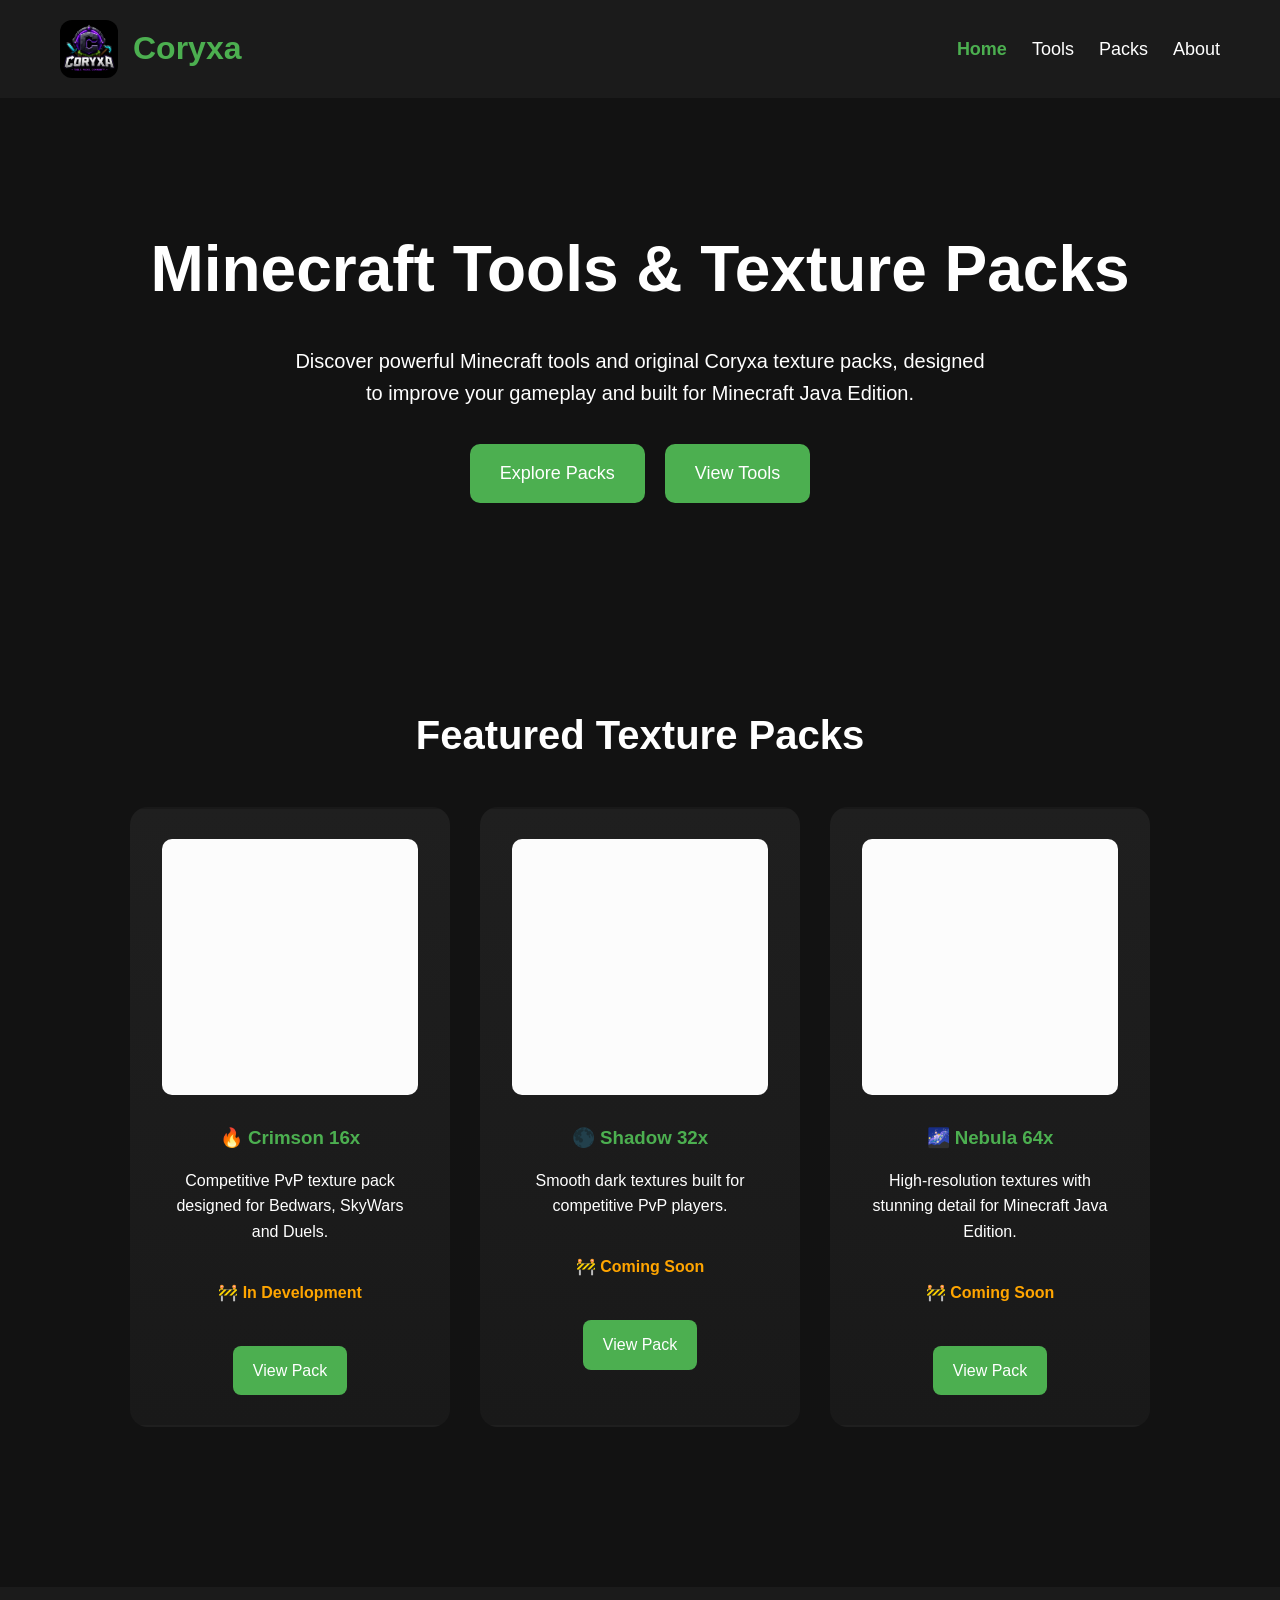
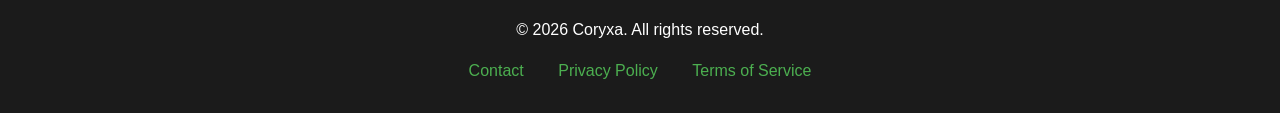
<file: Website/index.html>
<!DOCTYPE html>
<html lang="en">
<head>
    <meta charset="UTF-8">
    <meta name="viewport" content="width=device-width, initial-scale=1.0">
    <title>Coryxa | Home</title>
    <link rel="stylesheet" href="styles.css">
</head>

<body>

    <nav class="navbar">

        <div class="logo">

            <img src="images/coryxa-logo.png" alt="Coryxa Logo">

            <h1>Coryxa</h1>

        </div>

        <div class="nav-links">

            <a href="index.html" class="active">Home</a>
            <a href="pages/tools.html">Tools</a>
            <a href="pages/packs.html">Packs</a>
            <a href="pages/about.html">About</a>

        </div>

    </nav>

    <main>

        <section class="hero">

            <h2>Minecraft Tools & Texture Packs</h2>

            <p>
                Discover powerful Minecraft tools and original Coryxa texture packs,
                designed to improve your gameplay and built for Minecraft Java Edition.
            </p>

            <div class="buttons">

                <a href="pages/packs.html" class="hero-button">
                    Explore Packs
                </a>

                <a href="pages/tools.html" class="hero-button">
                    View Tools
                </a>

            </div>

        </section>

        <section class="featured">

            <h2>Featured Texture Packs</h2>

            <div class="card-container">

                <div class="card">

                    <img src="images/placeholder-pack.png" alt="Crimson 16x">

                    <h3>🔥 Crimson 16x</h3>

                    <p>
                        Competitive PvP texture pack designed for Bedwars,
                        SkyWars and Duels.
                    </p>

                    <span class="status coming">
                        🚧 In Development
                    </span>

                    <br><br>

                    <a href="pages/packs.html" class="tool-button">
                        View Pack
                    </a>

                </div>

                <div class="card">

                    <img src="images/placeholder-pack.png" alt="Shadow 32x">

                    <h3>🌑 Shadow 32x</h3>

                    <p>
                        Smooth dark textures built for competitive PvP players.
                    </p>

                    <span class="status coming">
                        🚧 Coming Soon
                    </span>

                    <br><br>

                    <a href="pages/packs.html" class="tool-button">
                        View Pack
                    </a>

                </div>

                <div class="card">

                    <img src="images/placeholder-pack.png" alt="Nebula 64x">

                    <h3>🌌 Nebula 64x</h3>

                    <p>
                        High-resolution textures with stunning detail
                        for Minecraft Java Edition.
                    </p>

                    <span class="status coming">
                        🚧 Coming Soon
                    </span>

                    <br><br>

                    <a href="pages/packs.html" class="tool-button">
                        View Pack
                    </a>

                </div>

            </div>

        </section>

    </main>

    <footer>

        <p>© 2026 Coryxa. All rights reserved.</p>

        <div class="footer-links">

            <a href="pages/contact.html">Contact</a>

            <a href="pages/privacy.html">Privacy Policy</a>

            <a href="pages/terms.html">Terms of Service</a>

        </div>

    </footer>

</body>
</html>
</file>
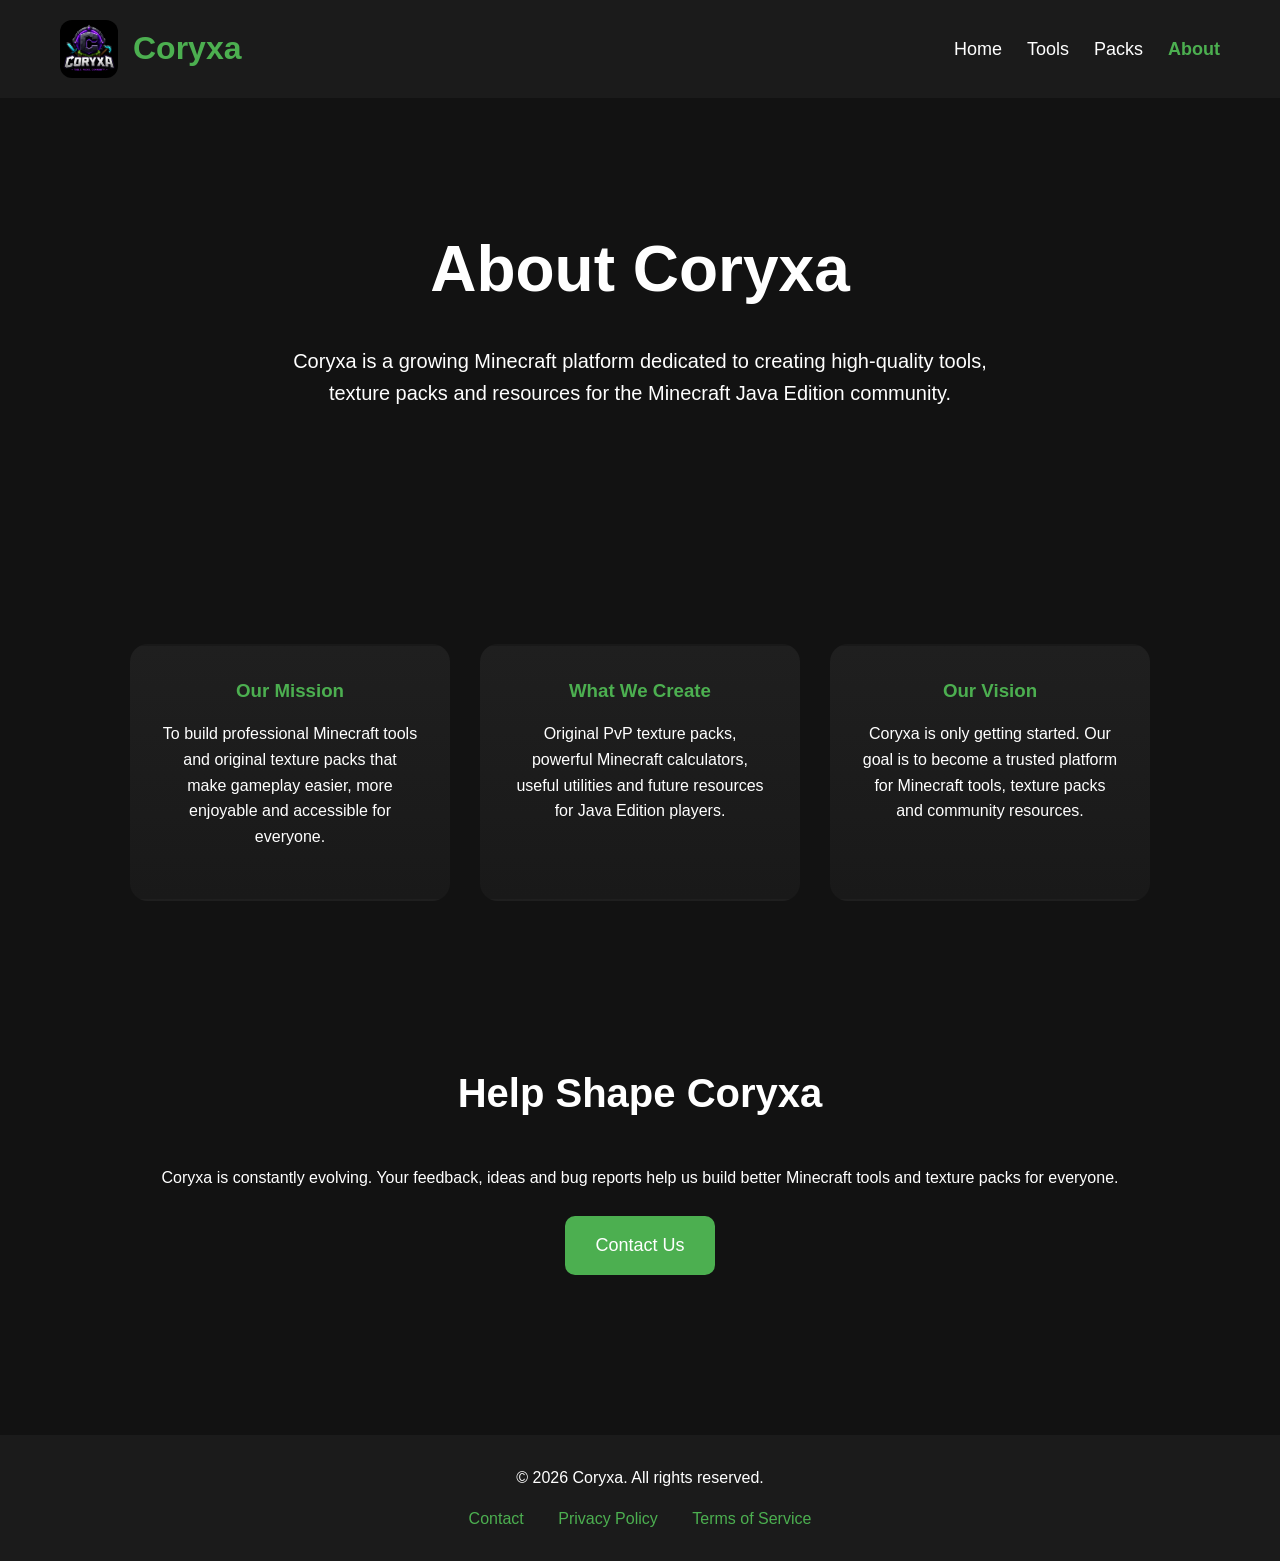
<file: Website/pages/about.html>
<!DOCTYPE html>
<html lang="en">

<head>

    <meta charset="UTF-8">
    <meta name="viewport" content="width=device-width, initial-scale=1.0">

    <title>Coryxa | About</title>

    <link rel="stylesheet" href="../styles.css">

</head>

<body>

    <nav class="navbar">

        <div class="logo">

            <img src="../images/coryxa-logo.png" alt="Coryxa Logo">

            <h1>Coryxa</h1>

        </div>

        <div class="nav-links">

            <a href="../index.html">Home</a>
            <a href="tools.html">Tools</a>
            <a href="packs.html">Packs</a>
            <a href="about.html" class="active">About</a>

        </div>

    </nav>

    <main>

        <section class="hero">

            <h2>About Coryxa</h2>

            <p>
                Coryxa is a growing Minecraft platform dedicated to creating
                high-quality tools, texture packs and resources for the
                Minecraft Java Edition community.
            </p>

        </section>

        <section class="featured">

            <div class="card-container">

                <div class="card">

                    <h3>Our Mission</h3>

                    <p>
                        To build professional Minecraft tools and original
                        texture packs that make gameplay easier, more enjoyable
                        and accessible for everyone.
                    </p>

                </div>

                <div class="card">

                    <h3>What We Create</h3>

                    <p>
                        Original PvP texture packs, powerful Minecraft
                        calculators, useful utilities and future resources for
                        Java Edition players.
                    </p>

                </div>

                <div class="card">

                    <h3>Our Vision</h3>

                    <p>
                        Coryxa is only getting started. Our goal is to become a
                        trusted platform for Minecraft tools, texture packs and
                        community resources.
                    </p>

                </div>

            </div>

        </section>

        <section class="featured">

            <h2>Help Shape Coryxa</h2>

            <p>
                Coryxa is constantly evolving. Your feedback, ideas and bug
                reports help us build better Minecraft tools and texture packs
                for everyone.
            </p>

            <br>

            <a href="contact.html" class="hero-button">
                Contact Us
            </a>

        </section>

    </main>

    <footer>

        <p>© 2026 Coryxa. All rights reserved.</p>

        <div class="footer-links">

            <a href="contact.html">Contact</a>
            <a href="privacy.html">Privacy Policy</a>
            <a href="terms.html">Terms of Service</a>

        </div>

    </footer>

</body>

</html>
</file>
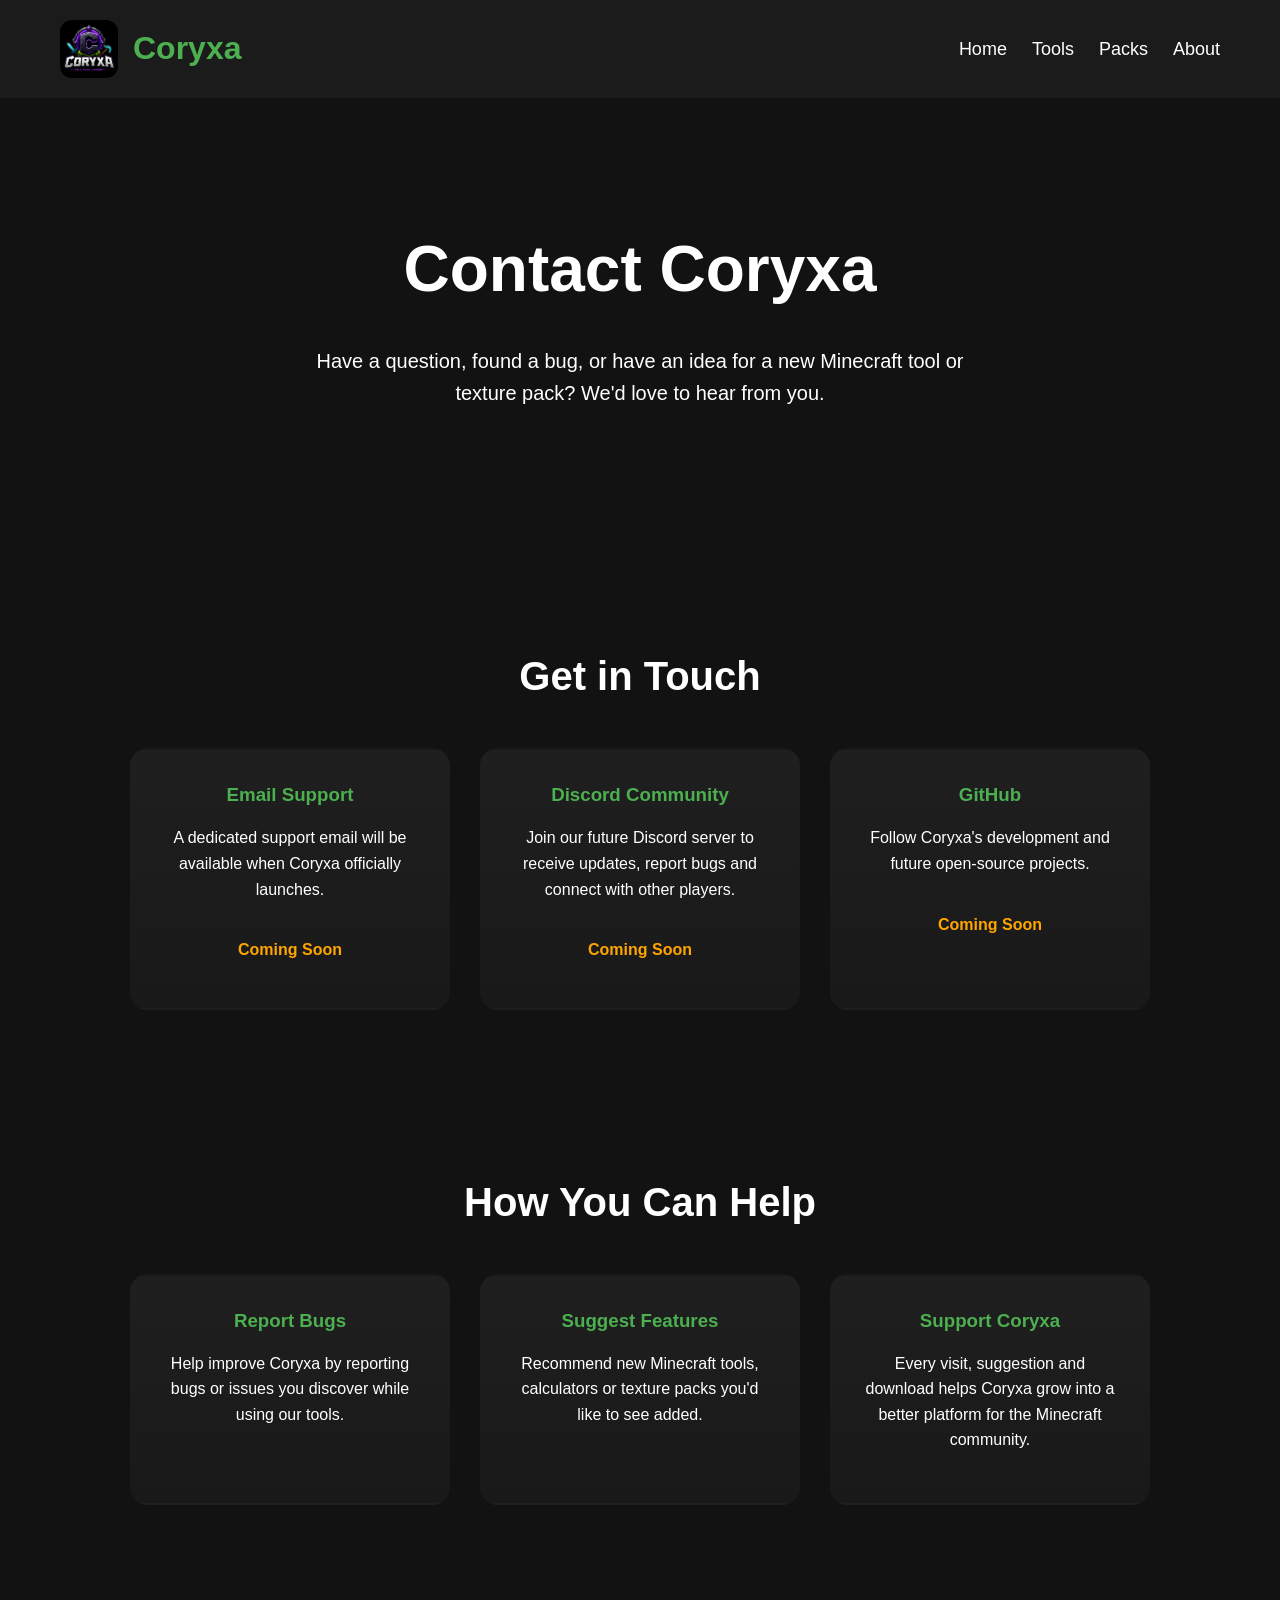
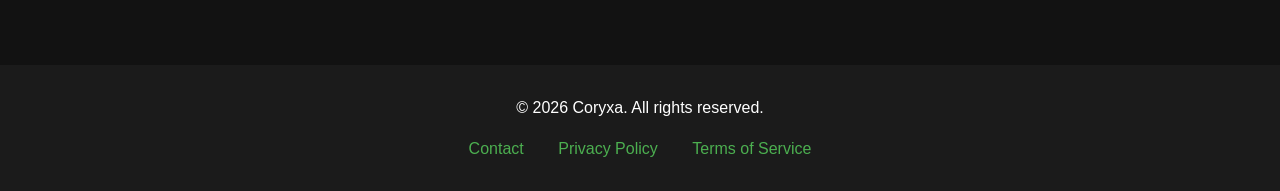
<file: Website/pages/contact.html>
<!DOCTYPE html>
<html lang="en">

<head>

    <meta charset="UTF-8">
    <meta name="viewport" content="width=device-width, initial-scale=1.0">

    <title>Coryxa | Contact</title>

    <link rel="stylesheet" href="../styles.css">

</head>

<body>

    <nav class="navbar">

        <div class="logo">

            <img src="../images/coryxa-logo.png" alt="Coryxa Logo">

            <h1>Coryxa</h1>

        </div>

        <div class="nav-links">

            <a href="../index.html">Home</a>
            <a href="tools.html">Tools</a>
            <a href="packs.html">Packs</a>
            <a href="about.html">About</a>

        </div>

    </nav>

    <main>

        <section class="hero">

            <h2>Contact Coryxa</h2>

            <p>
                Have a question, found a bug, or have an idea for a new
                Minecraft tool or texture pack? We'd love to hear from you.
            </p>

        </section>

        <section class="featured">

            <h2>Get in Touch</h2>

            <div class="card-container">

                <div class="card">

                    <h3>Email Support</h3>

                    <p>
                        A dedicated support email will be available when
                        Coryxa officially launches.
                    </p>

                    <span class="status coming">
                        Coming Soon
                    </span>

                </div>

                <div class="card">

                    <h3>Discord Community</h3>

                    <p>
                        Join our future Discord server to receive updates,
                        report bugs and connect with other players.
                    </p>

                    <span class="status coming">
                        Coming Soon
                    </span>

                </div>

                <div class="card">

                    <h3>GitHub</h3>

                    <p>
                        Follow Coryxa's development and future open-source
                        projects.
                    </p>

                    <span class="status coming">
                        Coming Soon
                    </span>

                </div>

            </div>

        </section>

        <section class="featured">

            <h2>How You Can Help</h2>

            <div class="card-container">

                <div class="card">

                    <h3>Report Bugs</h3>

                    <p>
                        Help improve Coryxa by reporting bugs or issues you
                        discover while using our tools.
                    </p>

                </div>

                <div class="card">

                    <h3>Suggest Features</h3>

                    <p>
                        Recommend new Minecraft tools, calculators or texture
                        packs you'd like to see added.
                    </p>

                </div>

                <div class="card">

                    <h3>Support Coryxa</h3>

                    <p>
                        Every visit, suggestion and download helps Coryxa grow
                        into a better platform for the Minecraft community.
                    </p>

                </div>

            </div>

        </section>

    </main>

    <footer>

        <p>© 2026 Coryxa. All rights reserved.</p>

        <div class="footer-links">

            <a href="contact.html">Contact</a>
            <a href="privacy.html">Privacy Policy</a>
            <a href="terms.html">Terms of Service</a>

        </div>

    </footer>

</body>

</html>
</file>
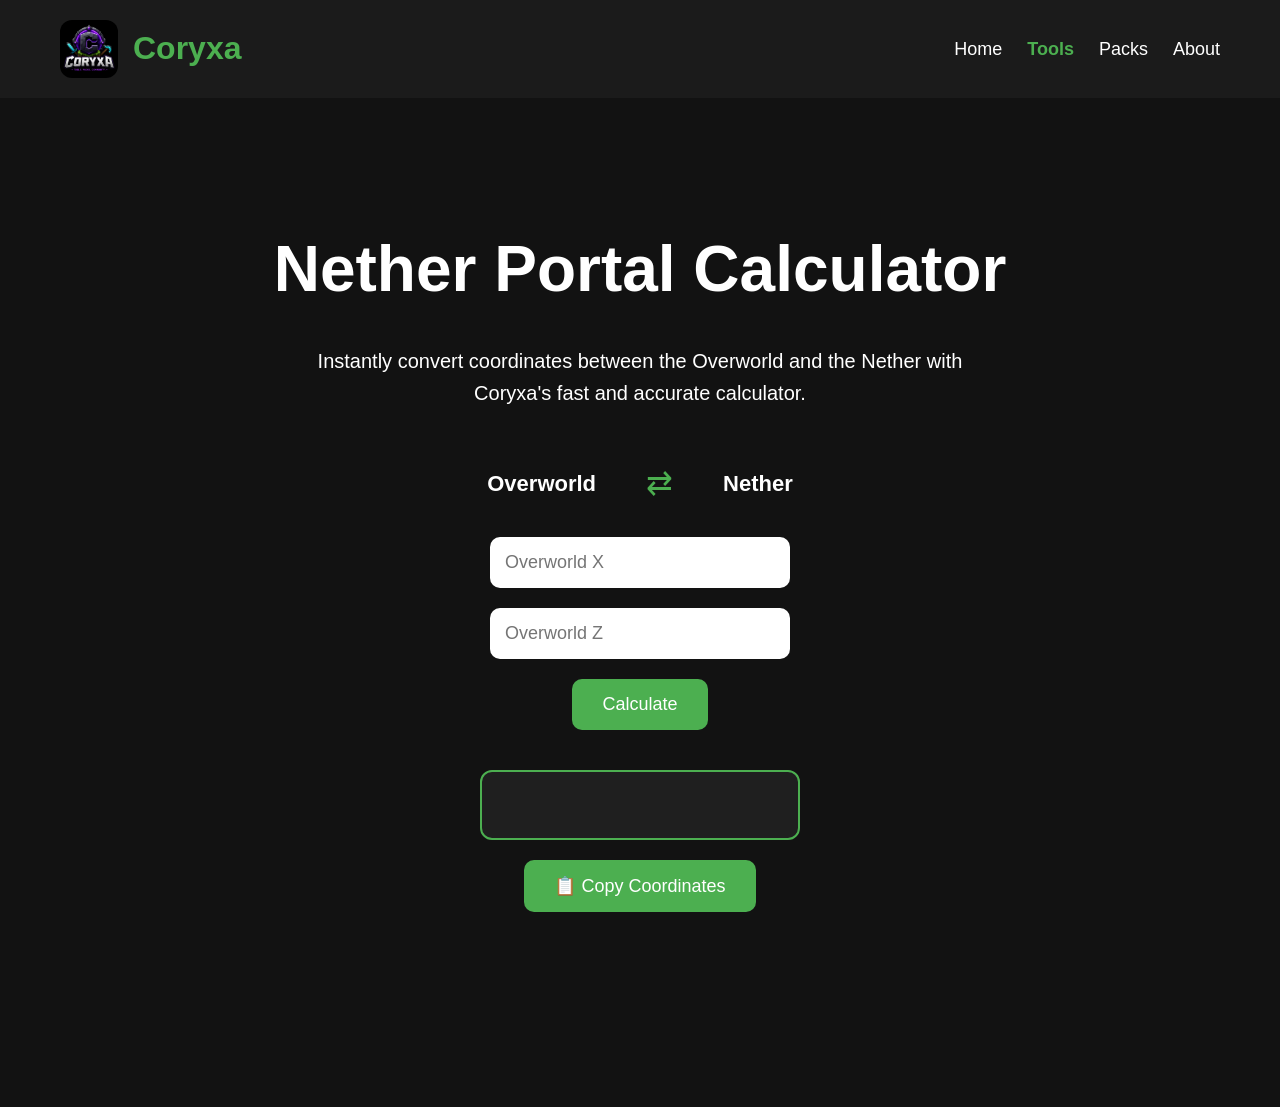
<file: Website/pages/nether.html>
<!DOCTYPE html>
<html lang="en">

<head>

    <meta charset="UTF-8">
    <meta name="viewport" content="width=device-width, initial-scale=1.0">

    <title>Coryxa | Nether Portal Calculator</title>

    <link rel="stylesheet" href="../styles.css">

</head>

<body>

    <nav class="navbar">

        <div class="logo">

            <img src="../images/coryxa-logo.png" alt="Coryxa Logo">

            <h1>Coryxa</h1>

        </div>

        <div class="nav-links">

            <a href="../index.html">Home</a>
            <a href="tools.html" class="active">Tools</a>
            <a href="packs.html">Packs</a>
            <a href="about.html">About</a>

        </div>

    </nav>

    <main>

        <section class="hero">

            <h2>Nether Portal Calculator</h2>

            <p>
                Instantly convert coordinates between the Overworld and the
                Nether with Coryxa's fast and accurate calculator.
            </p>

            <div class="calculator">

                <div class="converter-header">

                    <span id="fromLabel">Overworld</span>

                    <button id="swapButton" onclick="swapDirection()">
                        ⇄
                    </button>

                    <span id="toLabel">Nether</span>

                </div>

                <input
                    type="number"
                    id="x"
                    placeholder="Overworld X"
                    onkeydown="handleEnter(event)">

                <input
                    type="number"
                    id="z"
                    placeholder="Overworld Z"
                    onkeydown="handleEnter(event)">

                <button onclick="calculateNether()">
                    Calculate
                </button>

                <h3 id="result"></h3>

                <button id="copyButton" onclick="copyResult()">
                    📋 Copy Coordinates
                </button>

                <p id="copyMessage"></p>

            </div>

        </section>

    </main>

    <script src="../js/nether.js"></script>

</body>

</html>
</file>
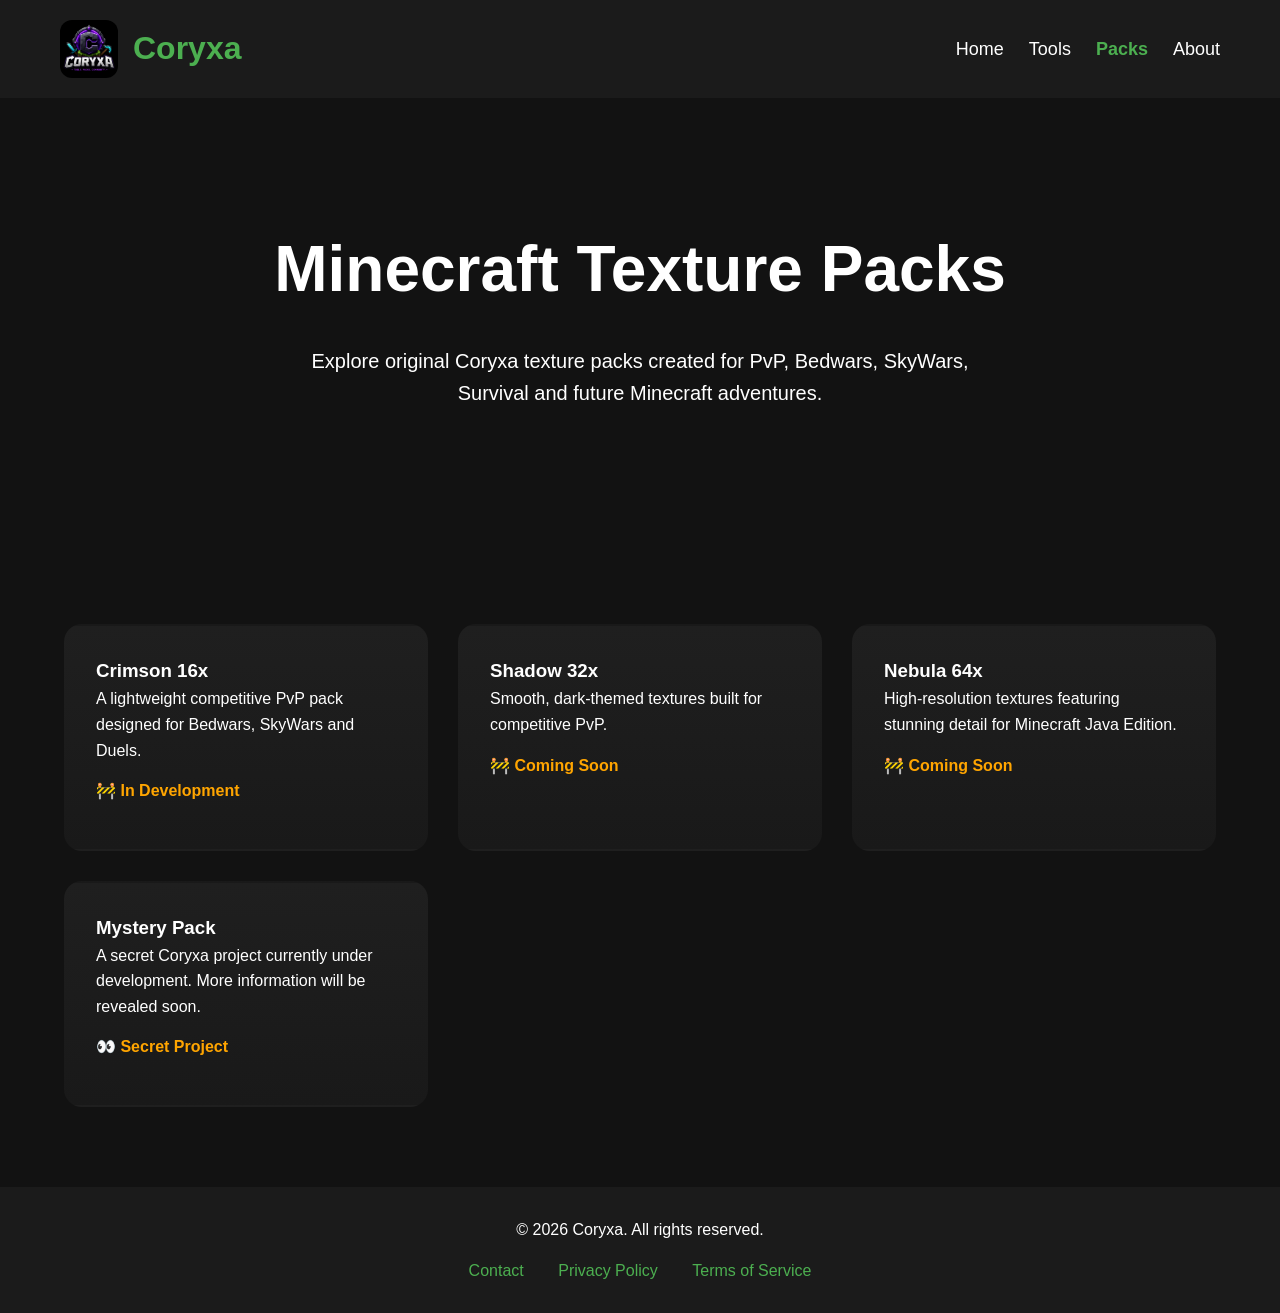
<file: Website/pages/packs.html>
<!DOCTYPE html>
<html lang="en">

<head>

    <meta charset="UTF-8">
    <meta name="viewport" content="width=device-width, initial-scale=1.0">

    <title>Coryxa | Texture Packs</title>

    <link rel="stylesheet" href="../styles.css">

</head>

<body>

    <nav class="navbar">

        <div class="logo">

            <img src="../images/coryxa-logo.png" alt="Coryxa Logo">

            <h1>Coryxa</h1>

        </div>

        <div class="nav-links">

            <a href="../index.html">Home</a>
            <a href="tools.html">Tools</a>
            <a href="packs.html" class="active">Packs</a>
            <a href="about.html">About</a>

        </div>

    </nav>

    <main>

        <section class="hero">

            <h2>Minecraft Texture Packs</h2>

            <p>
                Explore original Coryxa texture packs created for PvP,
                Bedwars, SkyWars, Survival and future Minecraft adventures.
            </p>

        </section>

        <section class="tools-grid">

            <div class="tool-card">

                <h3>Crimson 16x</h3>

                <p>
                    A lightweight competitive PvP pack designed for
                    Bedwars, SkyWars and Duels.
                </p>

                <span class="status coming">
                    🚧 In Development
                </span>

            </div>

            <div class="tool-card">

                <h3>Shadow 32x</h3>

                <p>
                    Smooth, dark-themed textures built for competitive PvP.
                </p>

                <span class="status coming">
                    🚧 Coming Soon
                </span>

            </div>

            <div class="tool-card">

                <h3>Nebula 64x</h3>

                <p>
                    High-resolution textures featuring stunning detail for
                    Minecraft Java Edition.
                </p>

                <span class="status coming">
                    🚧 Coming Soon
                </span>

            </div>

            <div class="tool-card">

                <h3>Mystery Pack</h3>

                <p>
                    A secret Coryxa project currently under development.
                    More information will be revealed soon.
                </p>

                <span class="status coming">
                    👀 Secret Project
                </span>

            </div>

        </section>

    </main>

    <footer>

        <p>© 2026 Coryxa. All rights reserved.</p>

        <div class="footer-links">

            <a href="contact.html">Contact</a>
            <a href="privacy.html">Privacy Policy</a>
            <a href="terms.html">Terms of Service</a>

        </div>

    </footer>

</body>

</html>
</file>
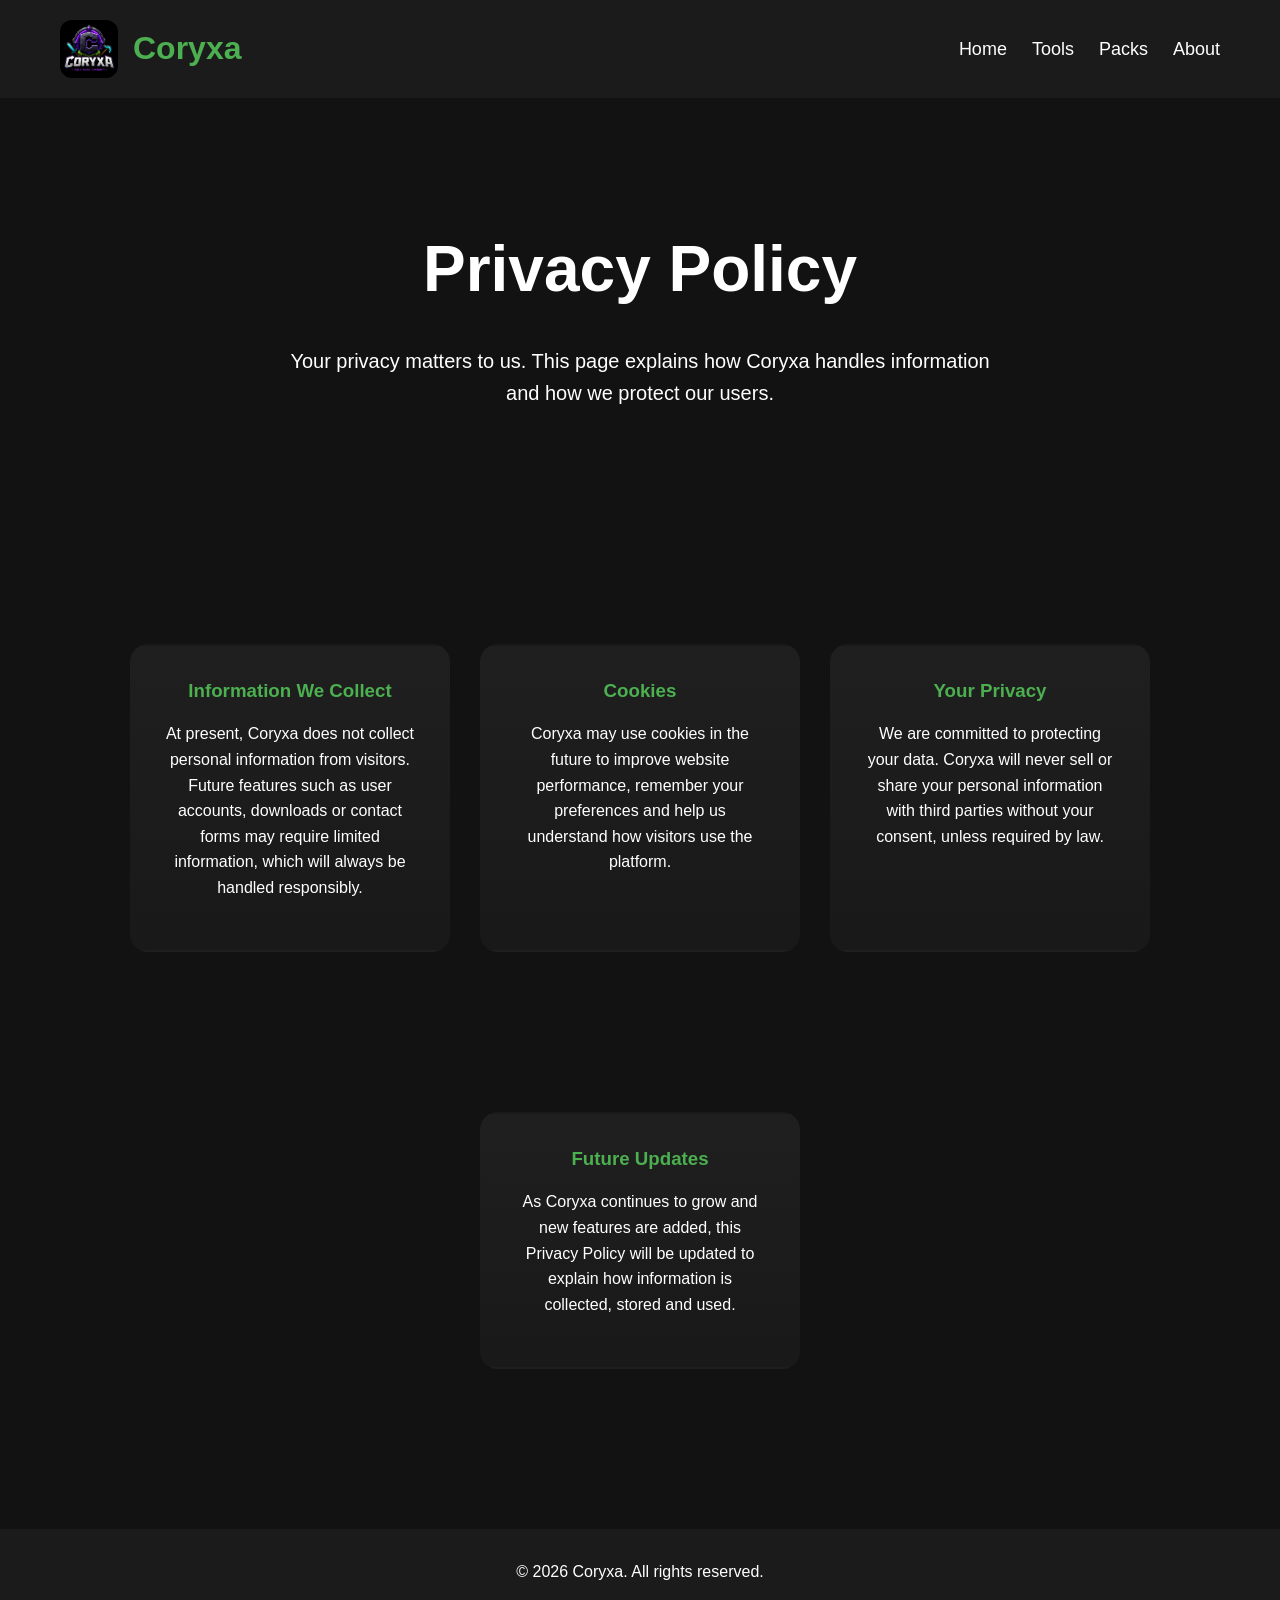
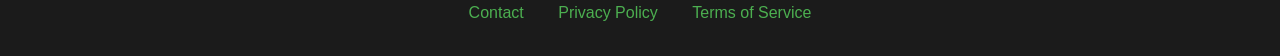
<file: Website/pages/privacy.html>
<!DOCTYPE html>
<html lang="en">

<head>

    <meta charset="UTF-8">
    <meta name="viewport" content="width=device-width, initial-scale=1.0">

    <title>Coryxa | Privacy Policy</title>

    <link rel="stylesheet" href="../styles.css">

</head>

<body>

    <nav class="navbar">

        <div class="logo">

            <img src="../images/coryxa-logo.png" alt="Coryxa Logo">

            <h1>Coryxa</h1>

        </div>

        <div class="nav-links">

            <a href="../index.html">Home</a>
            <a href="tools.html">Tools</a>
            <a href="packs.html">Packs</a>
            <a href="about.html">About</a>

        </div>

    </nav>

    <main>

        <section class="hero">

            <h2>Privacy Policy</h2>

            <p>
                Your privacy matters to us. This page explains how Coryxa
                handles information and how we protect our users.
            </p>

        </section>

        <section class="featured">

            <div class="card-container">

                <div class="card">

                    <h3>Information We Collect</h3>

                    <p>
                        At present, Coryxa does not collect personal information
                        from visitors. Future features such as user accounts,
                        downloads or contact forms may require limited
                        information, which will always be handled responsibly.
                    </p>

                </div>

                <div class="card">

                    <h3>Cookies</h3>

                    <p>
                        Coryxa may use cookies in the future to improve website
                        performance, remember your preferences and help us
                        understand how visitors use the platform.
                    </p>

                </div>

                <div class="card">

                    <h3>Your Privacy</h3>

                    <p>
                        We are committed to protecting your data. Coryxa will
                        never sell or share your personal information with third
                        parties without your consent, unless required by law.
                    </p>

                </div>

            </div>

        </section>

        <section class="featured">

            <div class="card-container">

                <div class="card">

                    <h3>Future Updates</h3>

                    <p>
                        As Coryxa continues to grow and new features are added,
                        this Privacy Policy will be updated to explain how
                        information is collected, stored and used.
                    </p>

                </div>

            </div>

        </section>

    </main>

    <footer>

        <p>© 2026 Coryxa. All rights reserved.</p>

        <div class="footer-links">

            <a href="contact.html">Contact</a>
            <a href="privacy.html">Privacy Policy</a>
            <a href="terms.html">Terms of Service</a>

        </div>

    </footer>

</body>

</html>
</file>
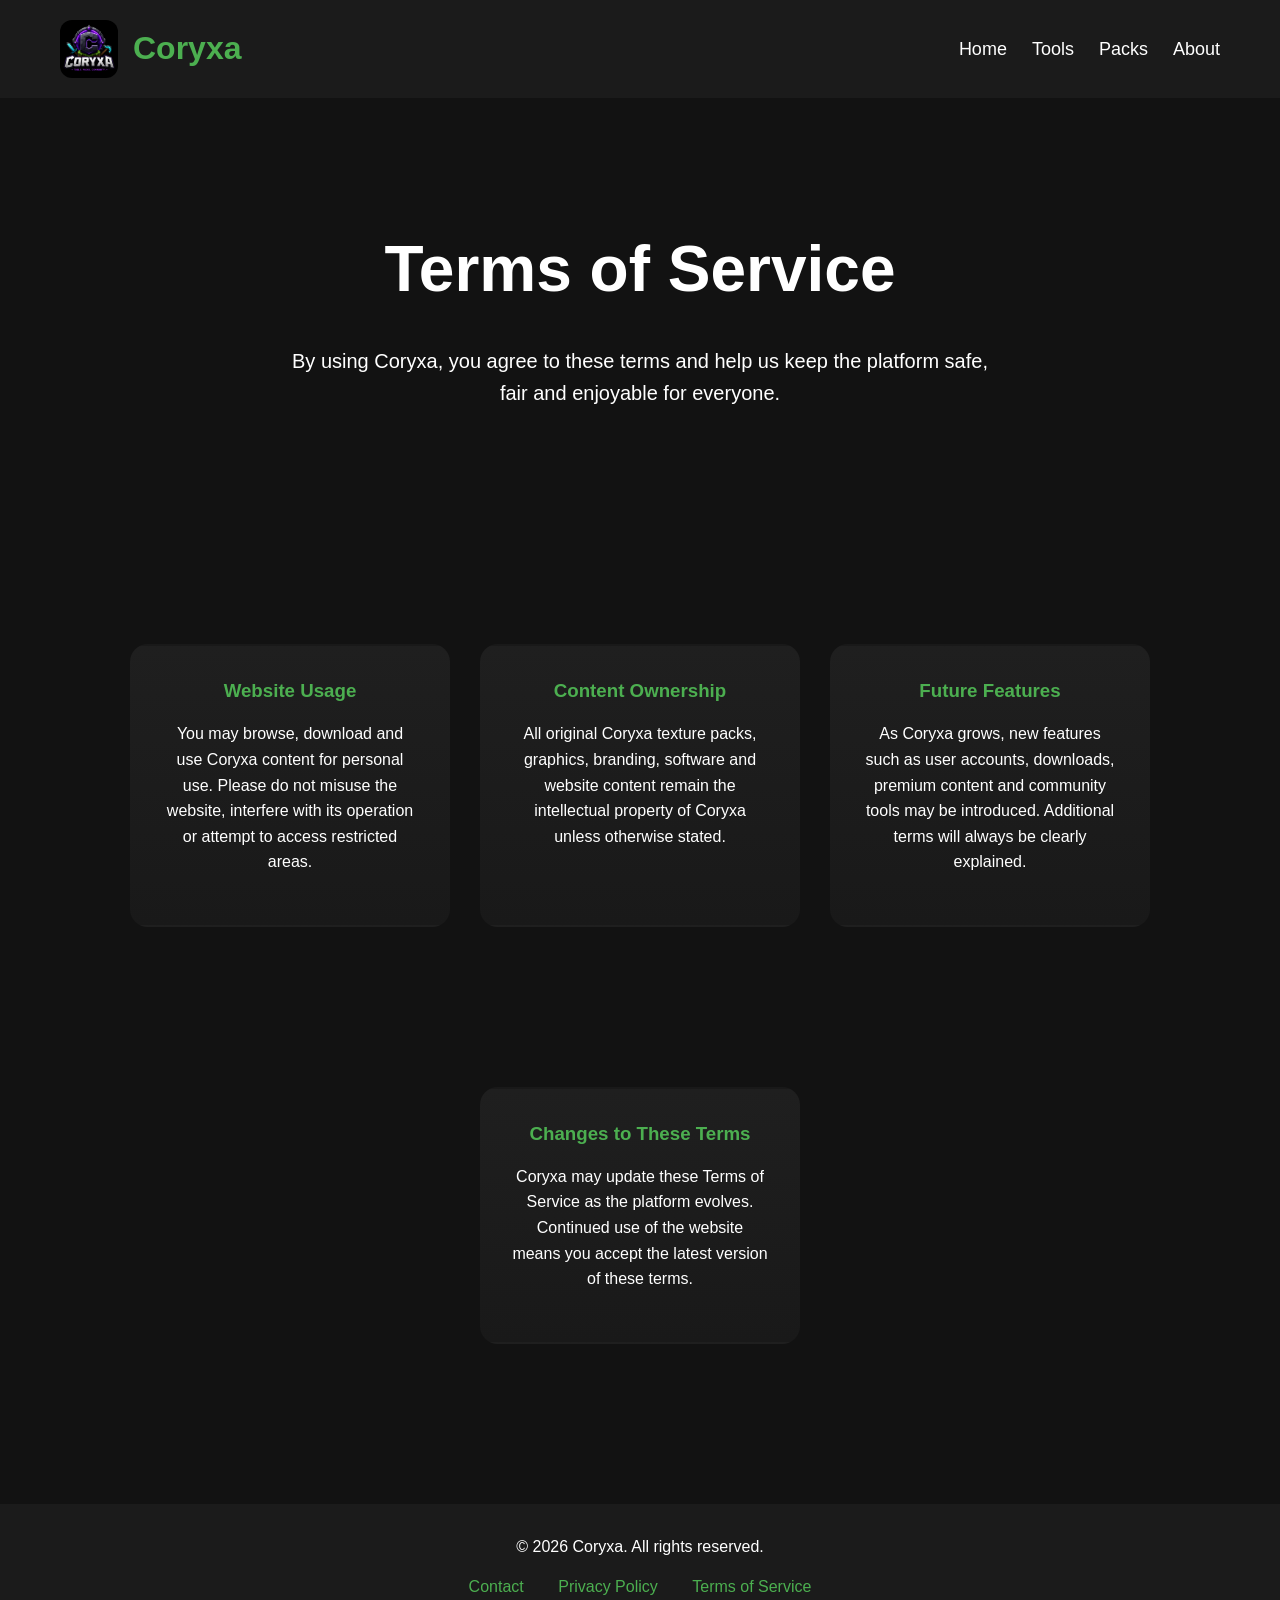
<file: Website/pages/terms.html>
<!DOCTYPE html>
<html lang="en">

<head>

    <meta charset="UTF-8">
    <meta name="viewport" content="width=device-width, initial-scale=1.0">

    <title>Coryxa | Terms of Service</title>

    <link rel="stylesheet" href="../styles.css">

</head>

<body>

    <nav class="navbar">

        <div class="logo">

            <img src="../images/coryxa-logo.png" alt="Coryxa Logo">

            <h1>Coryxa</h1>

        </div>

        <div class="nav-links">

            <a href="../index.html">Home</a>
            <a href="tools.html">Tools</a>
            <a href="packs.html">Packs</a>
            <a href="about.html">About</a>

        </div>

    </nav>

    <main>

        <section class="hero">

            <h2>Terms of Service</h2>

            <p>
                By using Coryxa, you agree to these terms and help us keep the
                platform safe, fair and enjoyable for everyone.
            </p>

        </section>

        <section class="featured">

            <div class="card-container">

                <div class="card">

                    <h3>Website Usage</h3>

                    <p>
                        You may browse, download and use Coryxa content for
                        personal use. Please do not misuse the website,
                        interfere with its operation or attempt to access
                        restricted areas.
                    </p>

                </div>

                <div class="card">

                    <h3>Content Ownership</h3>

                    <p>
                        All original Coryxa texture packs, graphics, branding,
                        software and website content remain the intellectual
                        property of Coryxa unless otherwise stated.
                    </p>

                </div>

                <div class="card">

                    <h3>Future Features</h3>

                    <p>
                        As Coryxa grows, new features such as user accounts,
                        downloads, premium content and community tools may be
                        introduced. Additional terms will always be clearly
                        explained.
                    </p>

                </div>

            </div>

        </section>

        <section class="featured">

            <div class="card-container">

                <div class="card">

                    <h3>Changes to These Terms</h3>

                    <p>
                        Coryxa may update these Terms of Service as the platform
                        evolves. Continued use of the website means you accept
                        the latest version of these terms.
                    </p>

                </div>

            </div>

        </section>

    </main>

    <footer>

        <p>© 2026 Coryxa. All rights reserved.</p>

        <div class="footer-links">

            <a href="contact.html">Contact</a>
            <a href="privacy.html">Privacy Policy</a>
            <a href="terms.html">Terms of Service</a>

        </div>

    </footer>

</body>

</html>
</file>
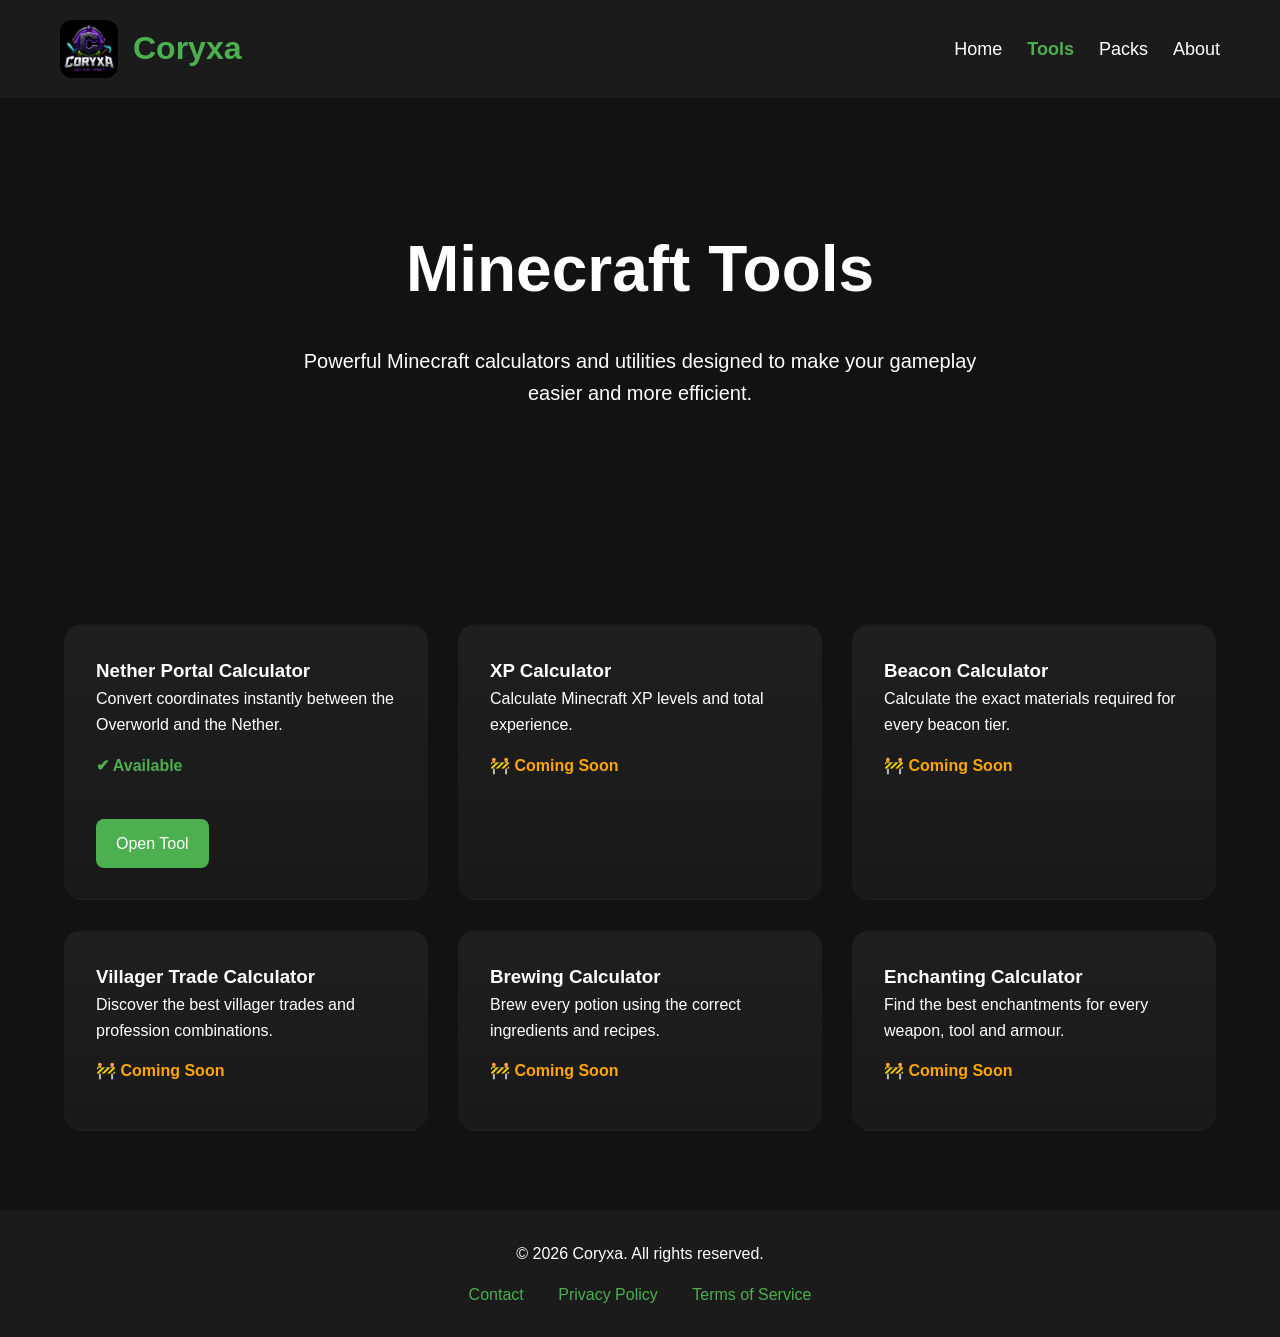
<file: Website/pages/tools.html>
<!DOCTYPE html>
<html lang="en">

<head>

    <meta charset="UTF-8">
    <meta name="viewport" content="width=device-width, initial-scale=1.0">

    <title>Coryxa | Tools</title>

    <link rel="stylesheet" href="../styles.css">

</head>

<body>

    <nav class="navbar">

        <div class="logo">

            <img src="../images/coryxa-logo.png" alt="Coryxa Logo">

            <h1>Coryxa</h1>

        </div>

        <div class="nav-links">

            <a href="../index.html">Home</a>
            <a href="tools.html" class="active">Tools</a>
            <a href="packs.html">Packs</a>
            <a href="about.html">About</a>

        </div>

    </nav>

    <main>

        <section class="hero">

            <h2>Minecraft Tools</h2>

            <p>
                Powerful Minecraft calculators and utilities designed to make
                your gameplay easier and more efficient.
            </p>

        </section>

        <section class="tools-grid">

            <div class="tool-card">

                <h3>Nether Portal Calculator</h3>

                <p>
                    Convert coordinates instantly between the Overworld
                    and the Nether.
                </p>

                <span class="status available">
                    ✔ Available
                </span>

                <br><br>

                <a href="nether.html" class="tool-button">
                    Open Tool
                </a>

            </div>

            <div class="tool-card">

                <h3>XP Calculator</h3>

                <p>
                    Calculate Minecraft XP levels and total experience.
                </p>

                <span class="status coming">
                    🚧 Coming Soon
                </span>

            </div>

            <div class="tool-card">

                <h3>Beacon Calculator</h3>

                <p>
                    Calculate the exact materials required for every beacon tier.
                </p>

                <span class="status coming">
                    🚧 Coming Soon
                </span>

            </div>

            <div class="tool-card">

                <h3>Villager Trade Calculator</h3>

                <p>
                    Discover the best villager trades and profession combinations.
                </p>

                <span class="status coming">
                    🚧 Coming Soon
                </span>

            </div>

            <div class="tool-card">

                <h3>Brewing Calculator</h3>

                <p>
                    Brew every potion using the correct ingredients and recipes.
                </p>

                <span class="status coming">
                    🚧 Coming Soon
                </span>

            </div>

            <div class="tool-card">

                <h3>Enchanting Calculator</h3>

                <p>
                    Find the best enchantments for every weapon, tool and armour.
                </p>

                <span class="status coming">
                    🚧 Coming Soon
                </span>

            </div>

        </section>

    </main>

    <footer>

        <p>© 2026 Coryxa. All rights reserved.</p>

        <div class="footer-links">

            <a href="contact.html">Contact</a>
            <a href="privacy.html">Privacy Policy</a>
            <a href="terms.html">Terms of Service</a>

        </div>

    </footer>

</body>

</html>
</file>
<file: Website/styles.css>
/* =========================================================
   MineForge v1.0 Stylesheet
   ========================================================= */

/* Reset */
*{
    margin:0;
    padding:0;
    box-sizing:border-box;
}

/* Body */
body{
    background:#121212;
    color:#fff;
    font-family:Arial,Helvetica,sans-serif;
    line-height:1.6;
}

/* Navigation */
.navbar{
    display:flex;
    justify-content:space-between;
    align-items:center;
    padding:20px 60px;
    background:#1b1b1b;
}

.logo{
    display:flex;
    align-items:center;
    gap:15px;
    color:#4CAF50;
}

.logo img {

    width:58px;

    height:58px;

    border-radius:12px;

    transition:.3s;

}
.logo img:hover{

    transform:rotate(-8deg) scale(1.08);

}

.logo h1{
    font-size:32px;
}
 .nav-links{
    display:flex;
    align-items:center;
    gap:25px;
}

.nav-links a{
    color:white;
    text-decoration:none;
    font-size:18px;
    font-weight:500;
    transition:0.25s ease;
}

.nav-links a:visited{
    color:white;
}

.nav-links a:hover{
    color:#4CAF50;
}

.nav-links a.active{
    color:#4CAF50;
    font-weight:700;
}

.nav-links a.active:visited{
    color:#4CAF50;
}



/* Hero */
.hero{
    text-align:center;
    padding:120px 20px;
}

.hero h2{

    font-size:64px;

    margin-bottom:25px;

    font-weight:800;

}

.hero p{
    max-width:700px;
    margin:0 auto 35px;
    font-size:20px;
}

/* ==========================
   Hero Buttons
========================== */

.buttons {
    display: flex;
    justify-content: center;
    gap: 20px;
    flex-wrap: wrap;
}

.hero-button {
    display: inline-block;

    background: #4CAF50;
    color: white;

    text-decoration: none;

    padding: 15px 30px;

    border-radius: 10px;

    font-size: 18px;
    font-weight: normal;

    cursor: pointer;

    transition: 0.3s;
}

.hero-button:hover {

    background: #3f9143;

    transform: translateY(-5px);
}

/* Default Buttons */
button{
    background:#4CAF50;
    color:#fff;
    border:none;
    padding:15px 30px;
    border-radius:10px;
    font-size:18px;
    cursor:pointer;
    transition:.3s;
}

button:hover{
    background:#3f9143;
    transform:translateY(-5px);
}

/* Featured */
.featured{
    padding:80px 60px;
    text-align:center;
}

.featured h2{
    font-size:40px;
    margin-bottom:40px;
}

.card-container{
    display:flex;
    justify-content:center;
    gap:30px;
    flex-wrap:wrap;
}

.card {

    background: linear-gradient(180deg, #1f1f1f, #191919);

    padding: 30px;

    border-radius: 18px;

    width: 320px;

    border: 2px solid transparent;

    transition: all 0.35s ease;

}

.card:hover {

    transform: translateY(-10px);

    border-color: #4CAF50;

    box-shadow:
        0 12px 35px rgba(0,0,0,.45),
        0 0 25px rgba(76,175,80,.25);

}
.card img{
    width:100%;
    aspect-ratio:1/1;
    object-fit:cover;
    border-radius:10px;
    margin-bottom:20px;
}

.card h3{
    color:#4CAF50;
    margin-bottom:15px;
}

.card p{
    margin-bottom:20px;
}

/* Tools Page */
.tools-grid{
    width:90%;
    max-width:1200px;
    margin:60px auto;
    display:grid;
    grid-template-columns:repeat(auto-fit,minmax(320px,1fr));
    gap:30px;
}

.tool-card {

    background: linear-gradient(180deg,#1f1f1f,#191919);

    border-radius:18px;

    border:2px solid transparent;

    padding:30px;

    transition:all .35s ease;

}

.tool-card:hover {

    transform:translateY(-10px);

    border-color:#4CAF50;

    box-shadow:
        0 12px 35px rgba(0,0,0,.45),
        0 0 25px rgba(76,175,80,.25);

}

.status{
    display:inline-block;
    margin:15px 0;
    font-weight:bold;
}

.available{color:#4CAF50;}
.coming{color:orange;}

.tool-button{
    display:inline-block;
    text-decoration:none;
    background:#4CAF50;
    color:#fff;
    padding:12px 20px;
    border-radius:8px;
    transition:.3s;
}

.tool-button:hover{
    background:#3f9143;
}

/* Calculator */
.calculator{
    display:flex;
    flex-direction:column;
    align-items:center;
    gap:20px;
    margin-top:40px;
}

.converter-header{
    display:flex;
    align-items:center;
    gap:20px;
    font-size:22px;
    font-weight:bold;
}

.calculator input{
    width:300px;
    padding:15px;
    border:none;
    border-radius:10px;
    font-size:18px;
}

#result{
    margin-top:20px;
    width:320px;
    min-height:70px;
    padding:20px;
    background:#1f1f1f;
    border:2px solid #4CAF50;
    border-radius:12px;
    text-align:center;
    font-size:20px;
}

#copyMessage{
    height:20px;
    color:#4CAF50;
    font-weight:bold;
}

#swapButton{
    background:transparent;
    border:none;
    color:#4CAF50;
    font-size:32px;
    cursor:pointer;
    transition:transform .25s,color .25s;
}

#swapButton:hover{
    transform:rotate(180deg);
    color:#6BFF8A;
}

/* Footer */
footer{
    background:#1b1b1b;
    margin-top:80px;
    padding:30px;
    text-align:center;
}

.footer-links{
    margin-top:15px;
}

.footer-links a{
    color:#4CAF50;
    text-decoration:none;
    margin:0 15px;
    transition:.3s;
}

.footer-links a:hover{
    color:#fff;
}

/* Responsive */
@media (max-width:768px){
    .navbar{
        flex-direction:column;
        gap:20px;
        padding:20px;
    }
.nav-links{
    gap:25px;
    flex-wrap:wrap;
    justify-content:center;
}
  
    .hero h2{
        font-size:42px;
    }

    .hero p{
        font-size:18px;
    }

    .featured{
        padding:60px 20px;
    }

    .calculator input,
    #result{
        width:90%;
        max-width:320px;
    }
}
</file>
